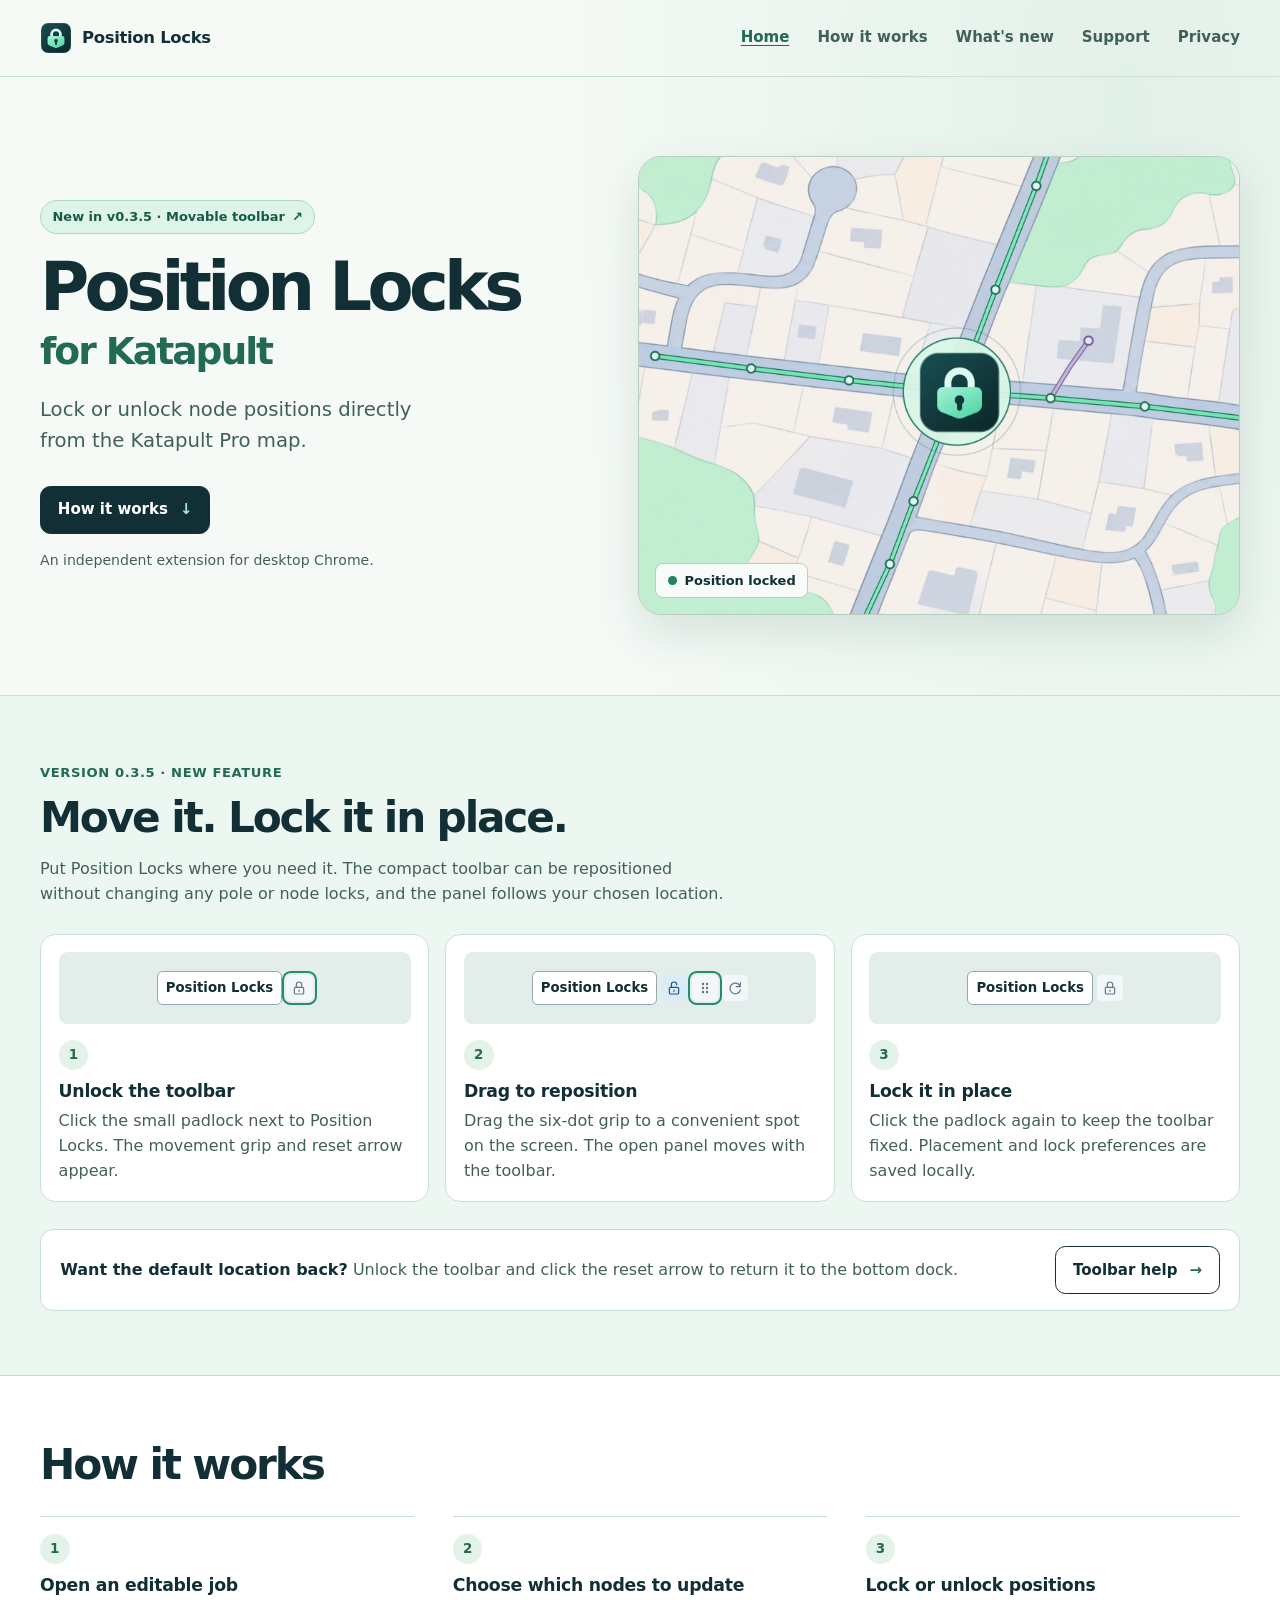
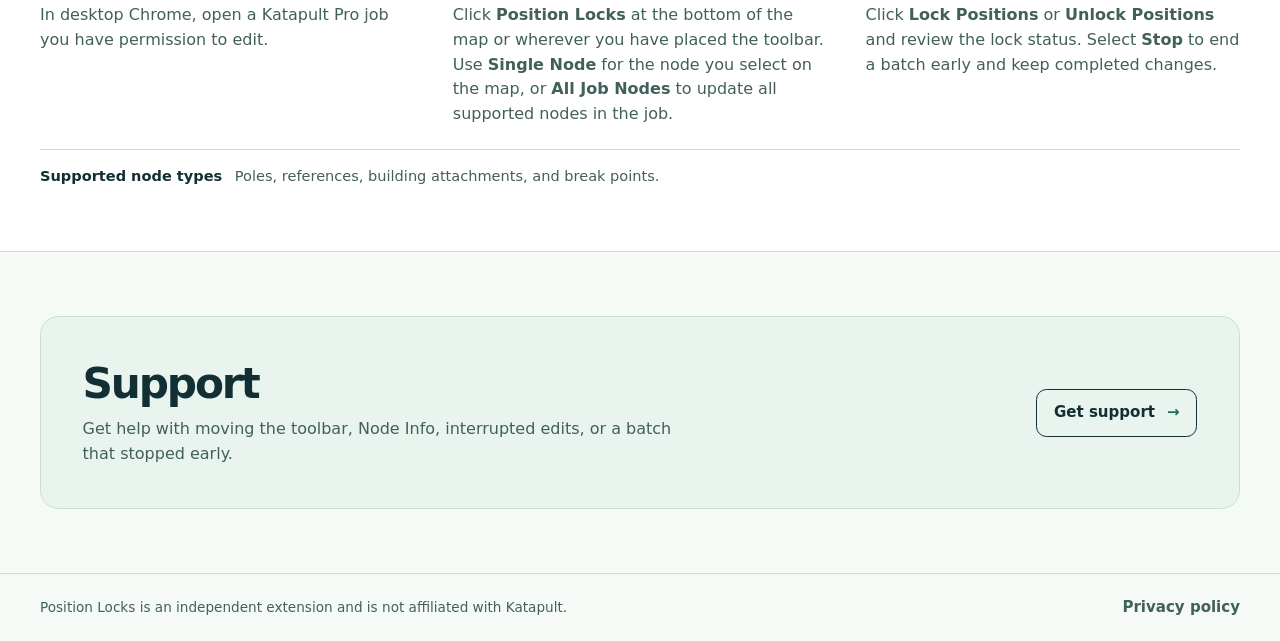
<file: home.html>
<!doctype html>
<html lang="en">
<head>
  <meta charset="utf-8">
  <meta name="viewport" content="width=device-width, initial-scale=1">
  <meta name="description" content="Lock or unlock node positions from the Katapult Pro map. New in Position Locks 0.3.5: move the toolbar and lock it in place.">
  <meta name="theme-color" content="#edf6f1">
  <meta property="og:url" content="https://azx-215.github.io/position-locks-offical/home">
  <meta property="og:title" content="Position Locks for Katapult">
  <meta property="og:description" content="Lock or unlock nodes in Katapult Pro and customize your toolbar position with the new v0.3.5 update.">
  <meta property="og:image" content="https://azx-215.github.io/position-locks-offical/assets/position-locks-map.webp">
  <title>Home | Position Locks for Katapult</title>
  <link rel="canonical" href="https://azx-215.github.io/position-locks-offical/home">
  <link rel="icon" href="./assets/position-locks-mark.svg" type="image/svg+xml">
  <link rel="stylesheet" href="./assets/home-v035.css">
</head>
<body>
  <a class="skip-link" href="#main">Skip to content</a>
  <header class="site-header">
    <div class="shell header-layout">
      <a class="brand" href="./home">
        <img src="./assets/position-locks-mark.svg" width="40" height="40" alt="">
        <span>Position Locks</span>
      </a>
      <nav class="site-nav" aria-label="Main navigation">
        <a href="./home" aria-current="page">Home</a>
        <a href="#how-it-works">How it works</a>
        <a href="#toolbar-position">What's new</a>
        <a href="https://azx-215.github.io/position-locks-support/support">Support</a>
        <a href="https://azx-215.github.io/position-locks-support/privacy">Privacy</a>
      </nav>
    </div>
  </header>

  <main id="main">
    <section class="shell hero" aria-labelledby="page-title">
      <div class="hero-content">
        <a class="release-badge" href="#toolbar-position">New in v0.3.5 · Movable toolbar <span aria-hidden="true">↗</span></a>
        <h1 id="page-title">Position Locks <span>for Katapult</span></h1>
        <p class="intro">Lock or unlock node positions directly from the Katapult Pro map.</p>
        <a class="button" href="#how-it-works">How it works <span aria-hidden="true">↓</span></a>
        <p class="hero-note">An independent extension for desktop Chrome.</p>
      </div>

      <figure class="map">
        <img src="./assets/position-locks-map.webp" width="1680" height="1280" fetchpriority="high"
          alt="Illustrated street map with a lock marking a node at the intersection of two utility routes.">
        <figcaption class="map-label"><i aria-hidden="true"></i> Position locked</figcaption>
      </figure>
    </section>

    <section class="toolbar-feature" id="toolbar-position" aria-labelledby="toolbar-title">
      <div class="shell">
        <span class="feature-kicker">Version 0.3.5 · New feature</span>
        <h2 id="toolbar-title">Move it. Lock it in place.</h2>
        <p class="feature-intro">Put Position Locks where you need it. The compact toolbar can be repositioned without changing any pole or node locks, and the panel follows your chosen location.</p>
        <ol class="toolbar-steps">
          <li>
            <div class="toolbar-example" aria-hidden="true">
              <span class="sample-name">Position Locks</span>
              <span class="sample-icon sample-highlight"><svg viewBox="0 0 24 24" width="16" height="16" fill="none" stroke="currentColor" stroke-width="1.8" stroke-linecap="round" stroke-linejoin="round"><rect x="5" y="11" width="14" height="10" rx="2"/><path d="M8 11V7a4 4 0 0 1 8 0v4M12 15v2"/></svg></span>
            </div>
            <span class="step-number" aria-hidden="true">1</span><h3>Unlock the toolbar</h3>
            <p>Click the small padlock next to Position Locks. The movement grip and reset arrow appear.</p>
          </li>
          <li>
            <div class="toolbar-example" aria-hidden="true">
              <span class="sample-name">Position Locks</span>
              <span class="sample-icon sample-unlocked"><svg viewBox="0 0 24 24" width="16" height="16" fill="none" stroke="currentColor" stroke-width="1.8" stroke-linecap="round" stroke-linejoin="round"><rect x="5" y="11" width="14" height="10" rx="2"/><path d="M8 11V7a4 4 0 0 1 8 0M12 15v2"/></svg></span>
              <span class="sample-icon sample-highlight"><svg viewBox="0 0 24 24" class="sample-dots" width="16" height="16" fill="currentColor" stroke="none"><circle cx="9" cy="6" r="1.8"/><circle cx="15" cy="6" r="1.8"/><circle cx="9" cy="12" r="1.8"/><circle cx="15" cy="12" r="1.8"/><circle cx="9" cy="18" r="1.8"/><circle cx="15" cy="18" r="1.8"/></svg></span>
              <span class="sample-icon"><svg viewBox="0 0 24 24" width="16" height="16" fill="none" stroke="currentColor" stroke-width="1.8" stroke-linecap="round" stroke-linejoin="round"><path d="M20 4v6h-6M20 10a8 8 0 1 0 .1 5"/></svg></span>
            </div>
            <span class="step-number" aria-hidden="true">2</span><h3>Drag to reposition</h3>
            <p>Drag the six-dot grip to a convenient spot on the screen. The open panel moves with the toolbar.</p>
          </li>
          <li>
            <div class="toolbar-example" aria-hidden="true">
              <span class="sample-name">Position Locks</span>
              <span class="sample-icon"><svg viewBox="0 0 24 24" width="16" height="16" fill="none" stroke="currentColor" stroke-width="1.8" stroke-linecap="round" stroke-linejoin="round"><rect x="5" y="11" width="14" height="10" rx="2"/><path d="M8 11V7a4 4 0 0 1 8 0v4M12 15v2"/></svg></span>
            </div>
            <span class="step-number" aria-hidden="true">3</span><h3>Lock it in place</h3>
            <p>Click the padlock again to keep the toolbar fixed. Placement and lock preferences are saved locally.</p>
          </li>
        </ol>
        <div class="toolbar-note">
          <p><strong>Want the default location back?</strong> Unlock the toolbar and click the reset arrow to return it to the bottom dock.</p>
          <a class="button button-outline" href="https://azx-215.github.io/position-locks-support/support#toolbar-help">Toolbar help <span aria-hidden="true">→</span></a>
        </div>
      </div>
    </section>

    <section class="workflow" id="how-it-works" aria-labelledby="workflow-title">
      <div class="shell">
        <h2 id="workflow-title">How it works</h2>
        <ol class="steps">
          <li>
            <span class="step-number" aria-hidden="true">1</span>
            <h3>Open an editable job</h3>
            <p>In desktop Chrome, open a Katapult Pro job you have permission to edit.</p>
          </li>
          <li>
            <span class="step-number" aria-hidden="true">2</span>
            <h3>Choose which nodes to update</h3>
            <p>Click <strong>Position Locks</strong> at the bottom of the map or wherever you have placed the toolbar. Use <strong>Single Node</strong> for the node you select on the map, or <strong>All Job Nodes</strong> to update all supported nodes in the job.</p>
          </li>
          <li>
            <span class="step-number" aria-hidden="true">3</span>
            <h3>Lock or unlock positions</h3>
            <p>Click <strong>Lock Positions</strong> or <strong>Unlock Positions</strong> and review the lock status. Select <strong>Stop</strong> to end a batch early and keep completed changes.</p>
          </li>
        </ol>
        <p class="scope"><strong>Supported node types</strong> Poles, references, building attachments, and break points.</p>
      </div>
    </section>

    <section class="shell support-section" id="support" aria-labelledby="support-title">
      <div class="support-panel">
        <div>
          <h2 id="support-title">Support</h2>
          <p>Get help with moving the toolbar, Node Info, interrupted edits, or a batch that stopped early.</p>
        </div>
        <a class="button button-outline" href="https://azx-215.github.io/position-locks-support/support">Get support <span aria-hidden="true">→</span></a>
      </div>
    </section>
  </main>

  <footer class="site-footer">
    <div class="shell footer-layout">
      <small>Position Locks is an independent extension and is not affiliated with Katapult.</small>
      <a href="https://azx-215.github.io/position-locks-support/privacy">Privacy policy</a>
    </div>
  </footer>
</body>
</html>
</file>
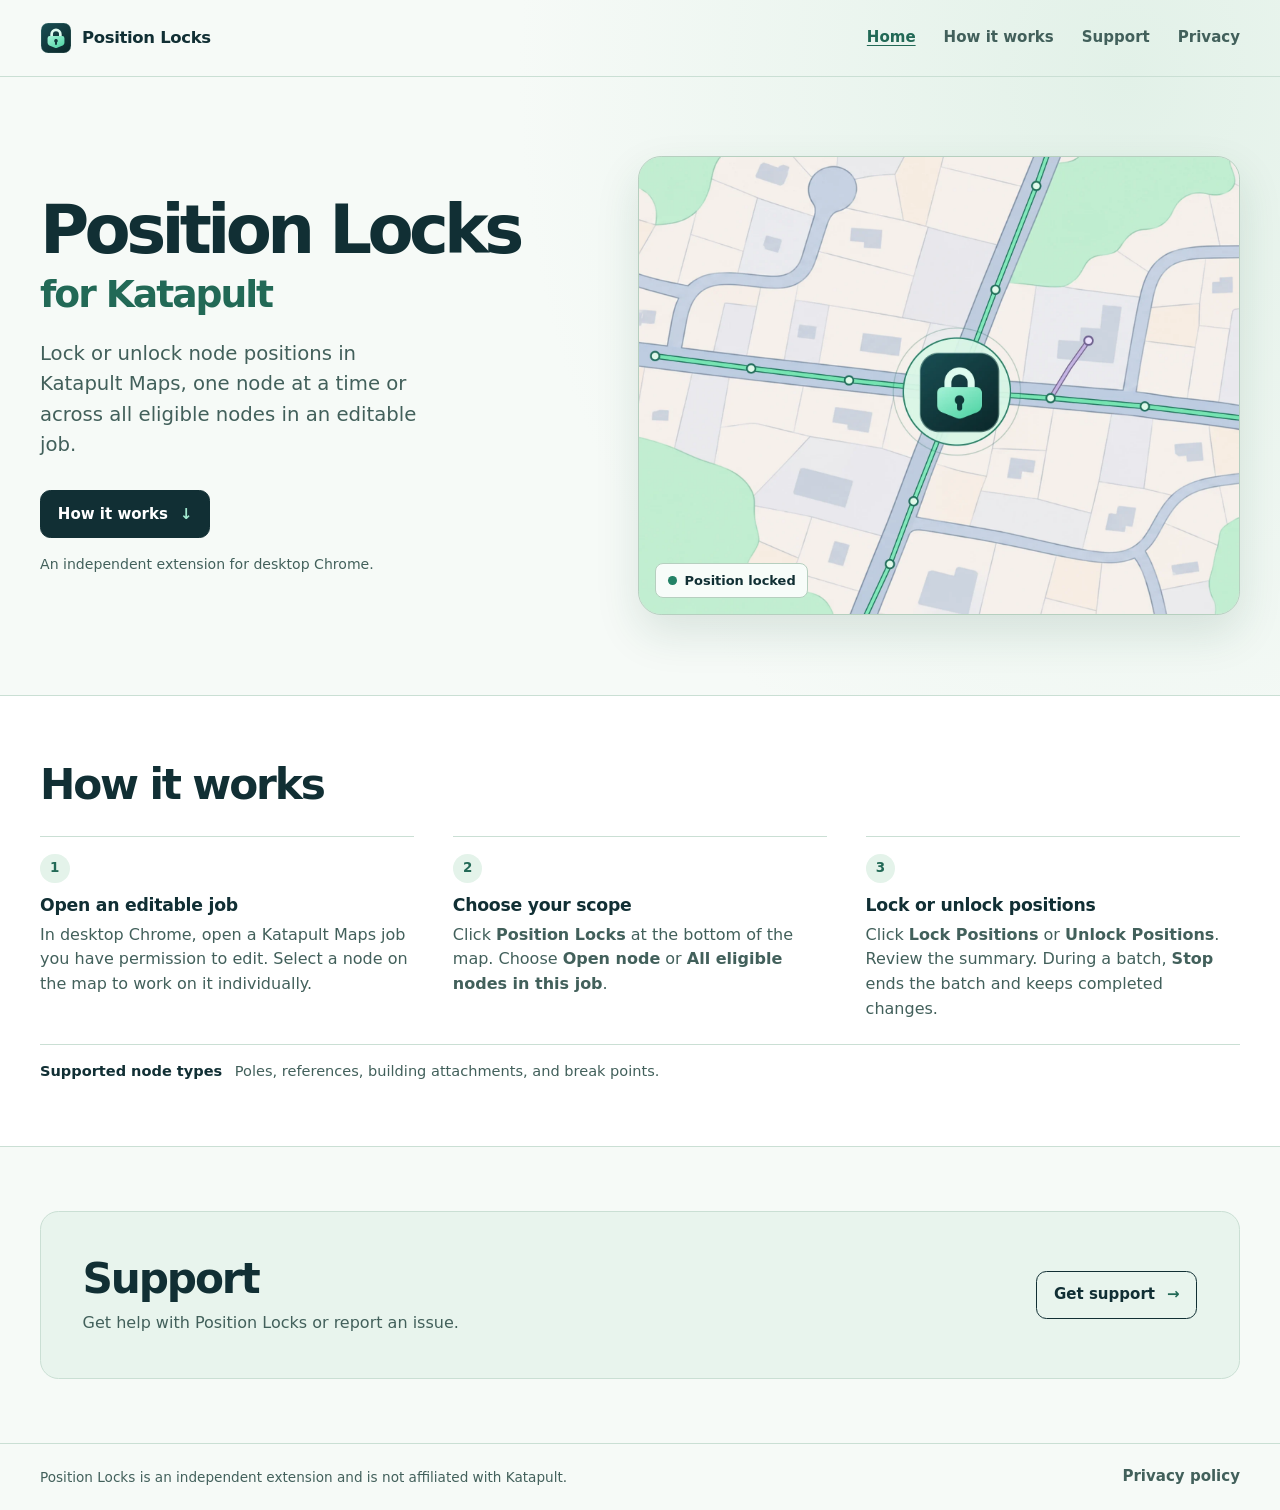
<file: position-locks/home.html>
<!doctype html>
<html lang="en">
<head>
  <meta charset="utf-8">
  <meta name="viewport" content="width=device-width, initial-scale=1">
  <meta name="description" content="Lock or unlock node positions in Katapult Maps, individually or in batches, with the independent Position Locks Chrome extension.">
  <meta name="theme-color" content="#edf6f1">
  <meta property="og:url" content="https://azx-215.github.io/position-locks/home">
  <meta property="og:title" content="Position Locks for Katapult">
  <meta property="og:description" content="Lock or unlock node positions in Katapult Maps, individually or in batches.">
  <meta property="og:image" content="https://azx-215.github.io/position-locks/assets/position-locks-map.webp">
  <title>Home | Position Locks for Katapult</title>
  <link rel="canonical" href="https://azx-215.github.io/position-locks/home">
  <link rel="icon" href="./assets/position-locks-mark.svg" type="image/svg+xml">
  <link rel="stylesheet" href="./assets/home.css">
</head>
<body>
  <a class="skip-link" href="#main">Skip to content</a>
  <header class="site-header">
    <div class="shell header-layout">
      <a class="brand" href="./home">
        <img src="./assets/position-locks-mark.svg" width="40" height="40" alt="">
        <span>Position Locks</span>
      </a>
      <nav class="site-nav" aria-label="Main navigation">
        <a href="./home" aria-current="page">Home</a>
        <a href="#how-it-works">How it works</a>
        <a href="./support">Support</a>
        <a href="./privacy">Privacy</a>
      </nav>
    </div>
  </header>

  <main id="main">
    <section class="shell hero" aria-labelledby="page-title">
      <div class="hero-content">
        <h1 id="page-title">Position Locks <span>for Katapult</span></h1>
        <p class="intro">Lock or unlock node positions in Katapult Maps, one node at a time or across all eligible nodes in an editable job.</p>
        <a class="button" href="#how-it-works">How it works <span aria-hidden="true">↓</span></a>
        <p class="hero-note">An independent extension for desktop Chrome.</p>
      </div>

      <figure class="map">
        <img src="./assets/position-locks-map.webp" width="1680" height="1280" fetchpriority="high"
          alt="Illustrated street map with a lock marking a node at the intersection of two utility routes.">
        <figcaption class="map-label"><i aria-hidden="true"></i> Position locked</figcaption>
      </figure>
    </section>

    <section class="workflow" id="how-it-works" aria-labelledby="workflow-title">
      <div class="shell">
        <h2 id="workflow-title">How it works</h2>
        <ol class="steps">
          <li>
            <span class="step-number" aria-hidden="true">1</span>
            <h3>Open an editable job</h3>
            <p>In desktop Chrome, open a Katapult Maps job you have permission to edit. Select a node on the map to work on it individually.</p>
          </li>
          <li>
            <span class="step-number" aria-hidden="true">2</span>
            <h3>Choose your scope</h3>
            <p>Click <strong>Position Locks</strong> at the bottom of the map. Choose <strong>Open node</strong> or <strong>All eligible nodes in this job</strong>.</p>
          </li>
          <li>
            <span class="step-number" aria-hidden="true">3</span>
            <h3>Lock or unlock positions</h3>
            <p>Click <strong>Lock Positions</strong> or <strong>Unlock Positions</strong>. Review the summary. During a batch, <strong>Stop</strong> ends the batch and keeps completed changes.</p>
          </li>
        </ol>
        <p class="scope"><strong>Supported node types</strong> Poles, references, building attachments, and break points.</p>
      </div>
    </section>

    <section class="shell support-section" id="support" aria-labelledby="support-title">
      <div class="support-panel">
        <div>
          <h2 id="support-title">Support</h2>
          <p>Get help with Position Locks or report an issue.</p>
        </div>
        <a class="button button-outline" href="./support">Get support <span aria-hidden="true">→</span></a>
      </div>
    </section>
  </main>

  <footer class="site-footer">
    <div class="shell footer-layout">
      <small>Position Locks is an independent extension and is not affiliated with Katapult.</small>
      <a href="./privacy">Privacy policy</a>
    </div>
  </footer>
</body>
</html>
</file>
<file: assets/home-v035.css>
:root {
  color-scheme: light;
  --ink: #112f34;
  --muted: #42605b;
  --accent: #226956;
  --line: #cadfd4;
  --paper: #f6faf7;
  --white: #fff;
  font-family: system-ui, -apple-system, BlinkMacSystemFont, "Segoe UI", sans-serif;
  font-synthesis: none;
  line-height: 1.55;
  color: var(--ink);
  background: var(--paper);
}

*, *::before, *::after { box-sizing: border-box; }
body {
  margin: 0;
  background: radial-gradient(ellipse at 88% 5%, #e2f1e8, transparent 38rem);
}
a { color: inherit; }
a:focus-visible {
  outline: 3px solid #30725d;
  outline-offset: 4px;
}
img { display: block; max-width: 100%; }
h1, h2, h3, p, figure { margin: 0; }
.shell { width: min(100% - 5rem, 75rem); margin-inline: auto; }
.skip-link {
  position: absolute;
  z-index: 2;
  top: .75rem;
  left: 1rem;
  transform: translateY(-180%);
  padding: .6rem 1rem;
  border-radius: .5rem;
  background: var(--white);
  color: var(--accent);
}
.skip-link:focus { transform: translateY(0); }

.site-header { border-bottom: 1px solid var(--line); }
.header-layout, .footer-layout {
  display: flex;
  justify-content: space-between;
  align-items: center;
  gap: 1rem;
}
.header-layout { min-height: 4.75rem; }
.brand {
  display: inline-flex;
  align-items: center;
  gap: .375rem;
  margin-left: -.25rem;
  font-size: 1.03rem;
  font-weight: 780;
  letter-spacing: -.02em;
  white-space: nowrap;
  text-decoration: none;
}
.site-nav { display: flex; flex-wrap: wrap; gap: .4rem 1.75rem; }
.site-nav a, .site-footer a {
  color: var(--muted);
  font-size: .94rem;
  font-weight: 650;
  text-decoration: none;
}
.site-nav a[aria-current="page"], .site-nav a:hover, .site-footer a:hover {
  color: var(--accent);
  text-decoration: underline;
  text-underline-offset: .23em;
}

.hero {
  display: grid;
  grid-template-columns: minmax(0, .95fr) minmax(0, 1.05fr);
  gap: clamp(1.75rem, 4.2vw, 4.125rem);
  align-items: center;
  padding-block: clamp(3rem, 6.2vw, 6rem);
}
.hero h1 {
  font-size: clamp(2.7rem, 5.25vw, 4.65rem);
  font-weight: 800;
  line-height: 1.04;
  letter-spacing: -.069em;
}
.hero h1 span {
  display: block;
  margin-top: .26em;
  color: var(--accent);
  font-size: .56em;
  font-weight: 660;
  letter-spacing: -.054em;
}
.intro {
  max-width: 32ch;
  margin-block: 1.5rem 1.85rem;
  color: var(--muted);
  font-size: clamp(1.03rem, 1.57vw, 1.23rem);
}
.button {
  display: inline-flex;
  align-items: center;
  justify-content: center;
  gap: .75rem;
  min-height: 3rem;
  padding: .65rem 1.05rem;
  border: 1px solid var(--ink);
  border-radius: .65rem;
  background: var(--ink);
  color: var(--white);
  font-size: .94rem;
  font-weight: 720;
  text-decoration: none;
  white-space: nowrap;
}
.button:hover { background: #1f554e; border-color: #1f554e; }
.button span { color: #a2ead0; line-height: 1; }
.hero-note {
  margin-top: 1rem;
  color: var(--muted);
  font-size: .88rem;
}

.release-badge {
  display: inline-flex; align-items: center; gap: .45rem;
  margin-bottom: 1.15rem; padding: .38rem .72rem;
  border: 1px solid #acd8c5; border-radius: 99rem;
  background: #def4e9; color: #155c48;
  font-size: .81rem; font-weight: 760; text-decoration: none;
}
.release-badge:hover { background: #c8eedc; }
.toolbar-feature { padding-block: clamp(2.45rem, 5vw, 4.5rem); background: #edf7f2; border-top: 1px solid var(--line); }
.feature-kicker { display: inline-block; color: var(--accent); font-size: .82rem; font-weight: 780; margin-bottom: .6rem; letter-spacing: .045em; text-transform: uppercase; }
.feature-intro { max-width: 68ch; color: var(--muted); margin-top: .9rem; }
.toolbar-steps { list-style: none; padding: 0; margin: 1.7rem 0; display: grid; grid-template-columns: repeat(3, minmax(0, 1fr)); gap: 1rem; }
.toolbar-steps li { display: flex; flex-direction: column; align-items: flex-start; padding: 1.1rem; border: 1px solid var(--line); border-radius: .95rem; background: var(--white); }
.toolbar-steps p { color: var(--muted); }
.toolbar-example { width: 100%; min-height: 4.5rem; display: flex; flex-wrap: wrap; justify-content: center; align-items: center; gap: .25rem; padding: .75rem .35rem; margin-bottom: 1rem; border-radius: .55rem; background: #e3edea; }
.sample-name { border: 1px solid #92a7b3; border-radius: .35rem; background: #fff; padding: .35rem .5rem; font-size: .83rem; font-weight: 650; white-space: nowrap; }
.sample-icon { display: inline-grid; place-items: center; width: 1.65rem; height: 1.65rem; border-radius: .3rem; background: #f4f7f9; color: #607687; }
.sample-icon svg { width: 1rem; height: 1rem; stroke: currentColor; stroke-width: 1.8; fill: none; stroke-linecap: round; stroke-linejoin: round; }
.sample-icon .sample-dots { fill: currentColor; stroke: none; }
.sample-unlocked { background: #dcecf7; color: #165895; }
.sample-highlight { outline: 2px solid #248a70; outline-offset: 2px; }
.toolbar-note { display: flex; justify-content: space-between; align-items: center; gap: 1rem; padding: 1rem 1.2rem; border-radius: .8rem; border: 1px solid var(--line); background: #fff; color: var(--muted); }
.toolbar-note strong { color: var(--ink); }
@media (max-width: 56rem) { .toolbar-steps { grid-template-columns: 1fr; } .toolbar-note { align-items: flex-start; flex-direction: column; } }

.map {
  position: relative;
  isolation: isolate;
  overflow: hidden;
  border: 1px solid #b6cfbf;
  border-radius: 1.45rem;
  box-shadow: 0 1.15rem 2.7rem #1b4d3920;
  background: #dbece2;
}
.map img { width: 100%; height: auto; }
.map-label {
  position: absolute;
  bottom: 1rem;
  left: 1rem;
  display: flex;
  align-items: center;
  gap: .5rem;
  padding: .42rem .72rem;
  border: 1px solid #b6cfbf;
  border-radius: .5rem;
  background: #f7fcf9;
  font-size: .81rem;
  font-weight: 680;
}
.map-label i { width: .55rem; height: .55rem; border-radius: 50%; background: #238266; }

.workflow {
  background: var(--white);
  border-block: 1px solid var(--line);
  padding-block: clamp(2.45rem, 5vw, 4.75rem);
}
h2 {
  font-size: clamp(1.8rem, 3.3vw, 2.65rem);
  line-height: 1.18;
  letter-spacing: -.051em;
}
.steps {
  display: grid;
  grid-template-columns: repeat(3, minmax(0, 1fr));
  gap: clamp(1.3rem, 3vw, 2.5rem);
  list-style: none;
  margin: 1.65rem 0 1.4rem;
  padding: 0;
}
.steps li {
  border-top: 1px solid var(--line);
  padding-top: 1.05rem;
}
.step-number {
  display: inline-grid;
  place-items: center;
  width: 1.85rem;
  height: 1.85rem;
  margin-bottom: .65rem;
  border-radius: 50%;
  background: #e4f3ea;
  color: var(--accent);
  font-size: .84rem;
  font-weight: 780;
}
h3 { margin-bottom: .4rem; font-size: 1.08rem; letter-spacing: -.015em; line-height: 1.3; }
.steps p, .support-panel p { color: var(--muted); }
.scope {
  padding-top: .9rem;
  border-top: 1px solid var(--line);
  color: var(--muted);
  font-size: .91rem;
}
.scope strong { display: inline-block; margin-right: .5rem; color: var(--ink); }

.support-section { padding-block: clamp(2.4rem, 5vw, 4.25rem); }
.support-page {
  max-width: 62rem;
  padding-block: clamp(2.85rem, 6vw, 5.5rem);
}
.support-page-intro h1 {
  font-size: clamp(2.8rem, 6vw, 4.35rem);
  font-weight: 800;
  line-height: 1.1;
  letter-spacing: -.065em;
}
.support-page-intro .intro {
  max-width: none;
  margin-block: .7rem 1.8rem;
}
.report-details {
  margin: .65rem 0 .9rem;
  padding-left: 1.3rem;
  color: var(--muted);
}
.support-panel {
  display: flex;
  justify-content: space-between;
  align-items: center;
  gap: 1.4rem 2.4rem;
  padding: clamp(1.3rem, 3.3vw, 2.6rem);
  background: #e8f4ed;
  border: 1px solid var(--line);
  border-radius: 1.15rem;
}
.support-panel h2 { margin-bottom: .5rem; }
.support-panel p { max-width: 60ch; }
.button-outline { background: transparent; color: var(--ink); }
.button-outline span { color: var(--accent); }
.button-outline:hover { background: var(--ink); color: var(--white); }
.button-outline:hover span { color: #a2ead0; }
.site-footer { border-top: 1px solid var(--line); padding-block: 1.35rem; }
.site-footer small { color: var(--muted); font-size: .85rem; }
.site-footer a { white-space: nowrap; }

@media (max-width: 56rem) {
  .shell { width: min(100% - 3rem, 75rem); }
  .hero { column-gap: 1.5rem; }
}

@media (max-width: 46rem) {
  .hero { grid-template-columns: 1fr; padding-block: 2.5rem 2.75rem; row-gap: 1.75rem; }
  .hero h1 { font-size: clamp(2.95rem, 8.2vw, 4rem); }
  .intro { margin-block: 1.1rem 1.35rem; }
  .map { max-width: 38rem; }
  .map img { aspect-ratio: 1.52; object-fit: cover; }
  .steps { grid-template-columns: 1fr; gap: 1rem; }
  .support-panel { align-items: flex-start; flex-direction: column; }
}

@media (max-width: 28rem) {
  .shell { width: calc(100% - 2rem); }
  .header-layout { flex-wrap: wrap; gap: .1rem .8rem; padding-block: .55rem .75rem; }
  .site-nav { gap: .3rem 1.25rem; }
  .site-nav a { font-size: .9rem; }
  .footer-layout { align-items: flex-start; flex-direction: column; gap: .5rem; }
}
</file>
<file: position-locks/assets/home.css>
:root {
  color-scheme: light;
  --ink: #112f34;
  --muted: #42605b;
  --accent: #226956;
  --line: #cadfd4;
  --paper: #f6faf7;
  --white: #fff;
  font-family: system-ui, -apple-system, BlinkMacSystemFont, "Segoe UI", sans-serif;
  font-synthesis: none;
  line-height: 1.55;
  color: var(--ink);
  background: var(--paper);
}

*, *::before, *::after { box-sizing: border-box; }
body {
  margin: 0;
  background: radial-gradient(ellipse at 88% 5%, #e2f1e8, transparent 38rem);
}
a { color: inherit; }
a:focus-visible {
  outline: 3px solid #30725d;
  outline-offset: 4px;
}
img { display: block; max-width: 100%; }
h1, h2, h3, p, figure { margin: 0; }
.shell { width: min(100% - 5rem, 75rem); margin-inline: auto; }
.skip-link {
  position: absolute;
  z-index: 2;
  top: .75rem;
  left: 1rem;
  transform: translateY(-180%);
  padding: .6rem 1rem;
  border-radius: .5rem;
  background: var(--white);
  color: var(--accent);
}
.skip-link:focus { transform: translateY(0); }

.site-header { border-bottom: 1px solid var(--line); }
.header-layout, .footer-layout {
  display: flex;
  justify-content: space-between;
  align-items: center;
  gap: 1rem;
}
.header-layout { min-height: 4.75rem; }
.brand {
  display: inline-flex;
  align-items: center;
  gap: .375rem;
  margin-left: -.25rem;
  font-size: 1.03rem;
  font-weight: 780;
  letter-spacing: -.02em;
  white-space: nowrap;
  text-decoration: none;
}
.site-nav { display: flex; flex-wrap: wrap; gap: .4rem 1.75rem; }
.site-nav a, .site-footer a {
  color: var(--muted);
  font-size: .94rem;
  font-weight: 650;
  text-decoration: none;
}
.site-nav a[aria-current="page"], .site-nav a:hover, .site-footer a:hover {
  color: var(--accent);
  text-decoration: underline;
  text-underline-offset: .23em;
}

.hero {
  display: grid;
  grid-template-columns: minmax(0, .95fr) minmax(0, 1.05fr);
  gap: clamp(1.75rem, 4.2vw, 4.125rem);
  align-items: center;
  padding-block: clamp(3rem, 6.2vw, 6rem);
}
.hero h1 {
  font-size: clamp(2.7rem, 5.25vw, 4.65rem);
  font-weight: 800;
  line-height: 1.04;
  letter-spacing: -.069em;
}
.hero h1 span {
  display: block;
  margin-top: .26em;
  color: var(--accent);
  font-size: .56em;
  font-weight: 660;
  letter-spacing: -.054em;
}
.intro {
  max-width: 32ch;
  margin-block: 1.5rem 1.85rem;
  color: var(--muted);
  font-size: clamp(1.03rem, 1.57vw, 1.23rem);
}
.button {
  display: inline-flex;
  align-items: center;
  justify-content: center;
  gap: .75rem;
  min-height: 3rem;
  padding: .65rem 1.05rem;
  border: 1px solid var(--ink);
  border-radius: .65rem;
  background: var(--ink);
  color: var(--white);
  font-size: .94rem;
  font-weight: 720;
  text-decoration: none;
  white-space: nowrap;
}
.button:hover { background: #1f554e; border-color: #1f554e; }
.button span { color: #a2ead0; line-height: 1; }
.hero-note {
  margin-top: 1rem;
  color: var(--muted);
  font-size: .88rem;
}

.map {
  position: relative;
  isolation: isolate;
  overflow: hidden;
  border: 1px solid #b6cfbf;
  border-radius: 1.45rem;
  box-shadow: 0 1.15rem 2.7rem #1b4d3920;
  background: #dbece2;
}
.map img { width: 100%; height: auto; }
.map-label {
  position: absolute;
  bottom: 1rem;
  left: 1rem;
  display: flex;
  align-items: center;
  gap: .5rem;
  padding: .42rem .72rem;
  border: 1px solid #b6cfbf;
  border-radius: .5rem;
  background: #f7fcf9;
  font-size: .81rem;
  font-weight: 680;
}
.map-label i { width: .55rem; height: .55rem; border-radius: 50%; background: #238266; }

.workflow {
  background: var(--white);
  border-block: 1px solid var(--line);
  padding-block: clamp(2.45rem, 5vw, 4.75rem);
}
h2 {
  font-size: clamp(1.8rem, 3.3vw, 2.65rem);
  line-height: 1.18;
  letter-spacing: -.051em;
}
.steps {
  display: grid;
  grid-template-columns: repeat(3, minmax(0, 1fr));
  gap: clamp(1.3rem, 3vw, 2.5rem);
  list-style: none;
  margin: 1.65rem 0 1.4rem;
  padding: 0;
}
.steps li {
  border-top: 1px solid var(--line);
  padding-top: 1.05rem;
}
.step-number {
  display: inline-grid;
  place-items: center;
  width: 1.85rem;
  height: 1.85rem;
  margin-bottom: .65rem;
  border-radius: 50%;
  background: #e4f3ea;
  color: var(--accent);
  font-size: .84rem;
  font-weight: 780;
}
h3 { margin-bottom: .4rem; font-size: 1.08rem; letter-spacing: -.015em; line-height: 1.3; }
.steps p, .support-panel p { color: var(--muted); }
.scope {
  padding-top: .9rem;
  border-top: 1px solid var(--line);
  color: var(--muted);
  font-size: .91rem;
}
.scope strong { display: inline-block; margin-right: .5rem; color: var(--ink); }

.support-section { padding-block: clamp(2.4rem, 5vw, 4.25rem); }
.support-page {
  max-width: 62rem;
  padding-block: clamp(2.85rem, 6vw, 5.5rem);
}
.support-page-intro h1 {
  font-size: clamp(2.8rem, 6vw, 4.35rem);
  font-weight: 800;
  line-height: 1.1;
  letter-spacing: -.065em;
}
.support-page-intro .intro {
  max-width: none;
  margin-block: .7rem 1.8rem;
}
.report-details {
  margin: .65rem 0 .9rem;
  padding-left: 1.3rem;
  color: var(--muted);
}
.support-panel {
  display: flex;
  justify-content: space-between;
  align-items: center;
  gap: 1.4rem 2.4rem;
  padding: clamp(1.3rem, 3.3vw, 2.6rem);
  background: #e8f4ed;
  border: 1px solid var(--line);
  border-radius: 1.15rem;
}
.support-panel h2 { margin-bottom: .5rem; }
.support-panel p { max-width: 60ch; }
.button-outline { background: transparent; color: var(--ink); }
.button-outline span { color: var(--accent); }
.button-outline:hover { background: var(--ink); color: var(--white); }
.button-outline:hover span { color: #a2ead0; }
.site-footer { border-top: 1px solid var(--line); padding-block: 1.35rem; }
.site-footer small { color: var(--muted); font-size: .85rem; }
.site-footer a { white-space: nowrap; }

@media (max-width: 56rem) {
  .shell { width: min(100% - 3rem, 75rem); }
  .hero { column-gap: 1.5rem; }
}

@media (max-width: 46rem) {
  .hero { grid-template-columns: 1fr; padding-block: 2.5rem 2.75rem; row-gap: 1.75rem; }
  .hero h1 { font-size: clamp(2.95rem, 8.2vw, 4rem); }
  .intro { margin-block: 1.1rem 1.35rem; }
  .map { max-width: 38rem; }
  .map img { aspect-ratio: 1.52; object-fit: cover; }
  .steps { grid-template-columns: 1fr; gap: 1rem; }
  .support-panel { align-items: flex-start; flex-direction: column; }
}

@media (max-width: 28rem) {
  .shell { width: calc(100% - 2rem); }
  .header-layout { flex-wrap: wrap; gap: .1rem .8rem; padding-block: .55rem .75rem; }
  .site-nav { gap: .3rem 1.25rem; }
  .site-nav a { font-size: .9rem; }
  .footer-layout { align-items: flex-start; flex-direction: column; gap: .5rem; }
}
</file>
